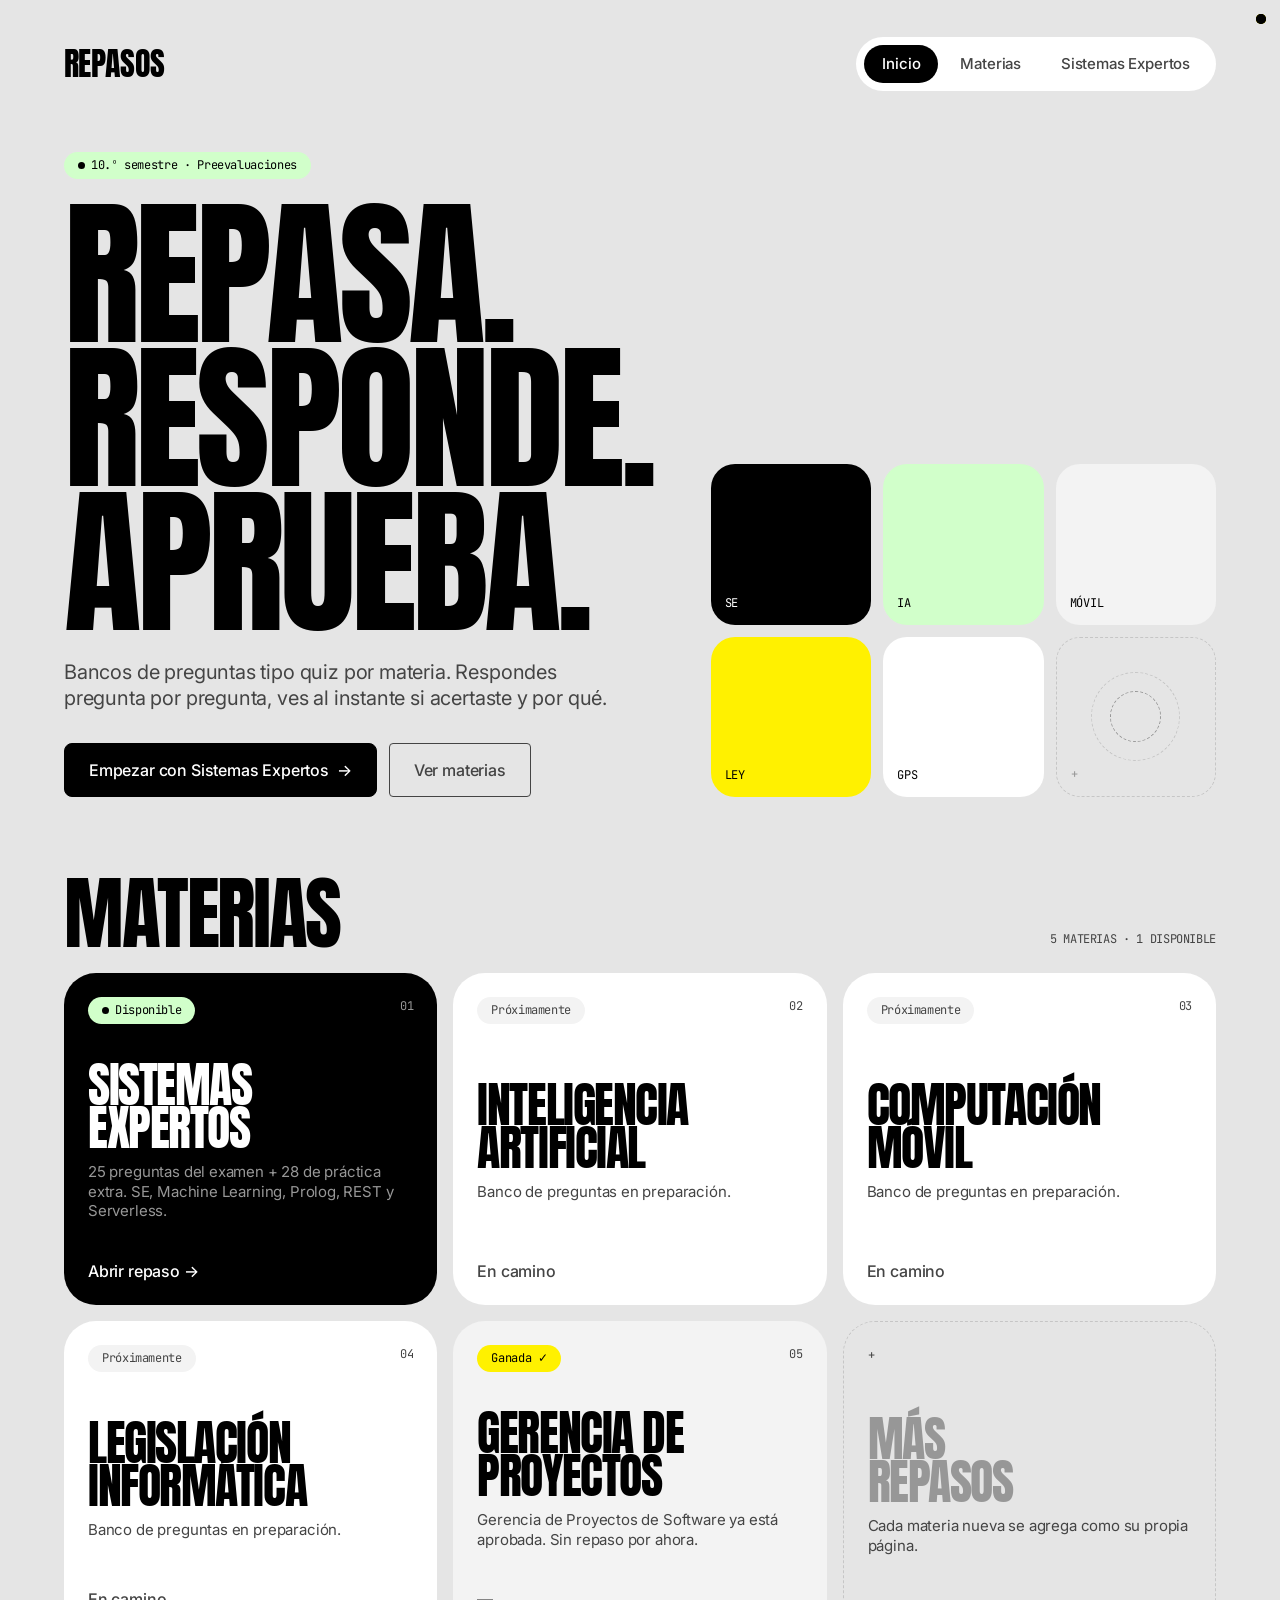
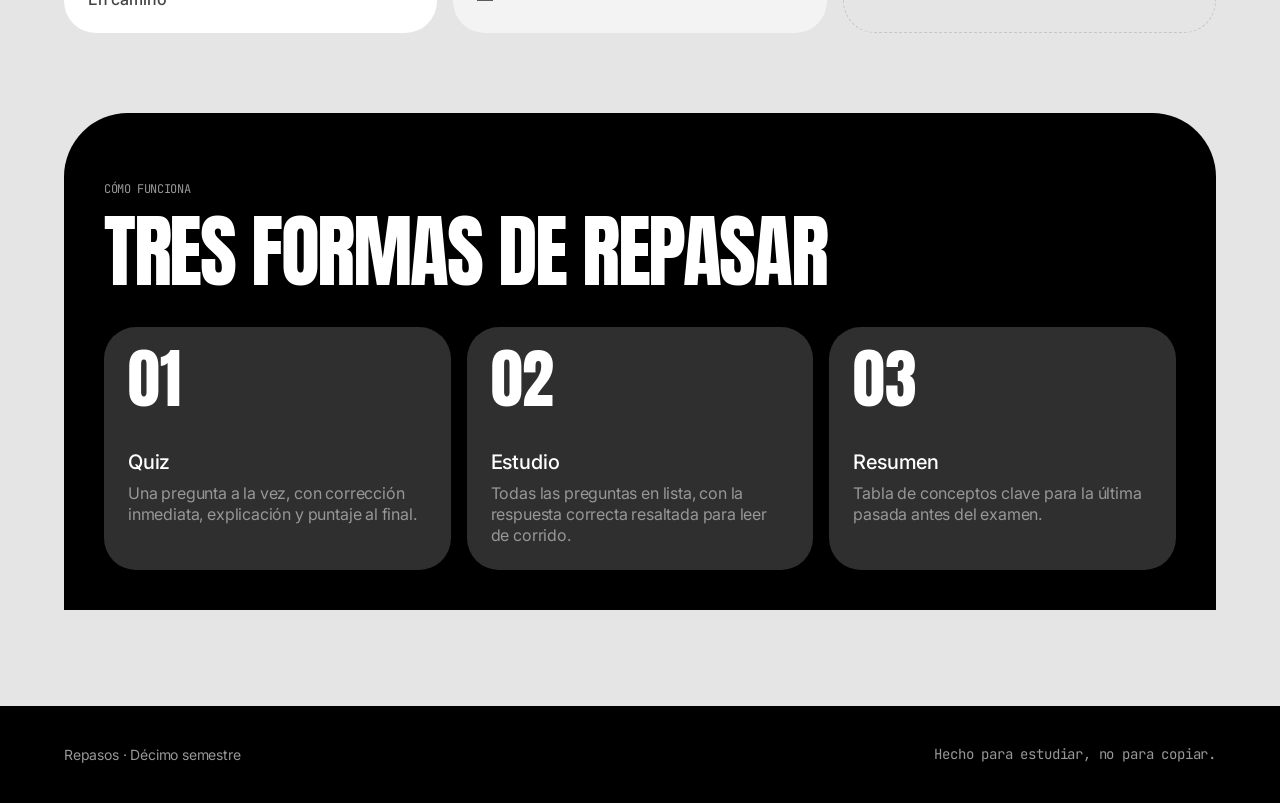
<file: index.html>
<!doctype html>
<html lang="es">
<head>
  <meta charset="utf-8">
  <meta name="viewport" content="width=device-width, initial-scale=1">
  <title>Repasos — 10.º semestre</title>
  <meta name="description" content="Repasos tipo quiz para las materias del décimo semestre: Sistemas Expertos, Inteligencia Artificial, Computación Móvil, Legislación Informática y Gerencia de Proyectos de Software.">
  <link rel="icon" href="data:image/svg+xml,<svg xmlns='http://www.w3.org/2000/svg' viewBox='0 0 64 64'><rect width='64' height='64' rx='16' fill='%23000'/><text x='50%25' y='56%25' dominant-baseline='middle' text-anchor='middle' font-family='Impact,sans-serif' font-size='40' fill='%23d1ffca'>R</text></svg>">
  <link rel="preconnect" href="https://fonts.googleapis.com">
  <link rel="preconnect" href="https://fonts.gstatic.com" crossorigin>
  <link href="https://fonts.googleapis.com/css2?family=Anton&family=Inter:wght@400;500;600&family=JetBrains+Mono:wght@400&display=swap" rel="stylesheet">
  <link rel="stylesheet" href="assets/styles.css">
  <link rel="stylesheet" href="assets/motion.css">
  <script>document.documentElement.classList.add("js")</script>
</head>
<body>
  <div class="site-in" aria-hidden="true"><span class="spinner"></span><span class="label">Repasos</span></div>
  <header class="wrap nav">
    <a class="brand" href="index.html">Repasos</a>
    <nav class="pill" aria-label="Principal">
      <a href="index.html" aria-current="page">Inicio</a>
      <a href="#materias">Materias</a>
      <a href="sistemas-expertos.html">Sistemas Expertos</a>
    </nav>
  </header>

  <main class="wrap">
    <div class="hero">
      <div>
        <span class="tag" data-rise style="--i:-3"><span class="live"></span>10.º semestre · Preevaluaciones</span>
        <h1 class="display" style="margin-top:24px" aria-label="Repasa. Responde. Aprueba."><span class="line" aria-hidden="true"><span style="--i:0">Repasa.</span></span><span class="line" aria-hidden="true"><span style="--i:1">Responde.</span></span><span class="line" aria-hidden="true"><span style="--i:2">Aprueba.</span></span></h1>
        <p class="lead" data-rise>Bancos de preguntas tipo quiz por materia. Respondes pregunta por pregunta, ves al instante si acertaste y por qué.</p>
        <div style="display:flex;gap:12px;flex-wrap:wrap;margin-top:32px;--i:1" data-rise>
          <a class="btn" href="sistemas-expertos.html">Empezar con Sistemas Expertos →</a>
          <a class="btn ghost" href="#materias">Ver materias</a>
        </div>
      </div>
      <div class="cubes" aria-hidden="true">
        <div class="cube b" data-resolve style="--i:0">SE</div>
        <div class="cube m" data-resolve style="--i:1"><span class="ping"></span>IA</div>
        <div class="cube s" data-resolve style="--i:2">Móvil</div>
        <div class="cube y" data-resolve style="--i:3"><span class="ping"></span>Ley</div>
        <div class="cube" data-resolve style="--i:4">GPS</div>
        <div class="cube e" data-resolve style="--i:5"><span class="ring"></span><span class="ring ccw"></span>+</div>
      </div>
    </div>

    <section id="materias">
      <div style="display:flex;justify-content:space-between;align-items:end;gap:16px;flex-wrap:wrap;margin-bottom:24px">
        <h2 class="display-md" data-reveal>Materias</h2>
        <span class="mono-label" data-reveal style="--i:1">5 materias · 1 disponible</span>
      </div>

      <div class="grid">
        <a class="card dark subject" href="sistemas-expertos.html" data-reveal style="--i:0">
          <div class="top">
            <span class="tag"><span class="live"></span>Disponible</span>
            <span class="mono-label" style="color:var(--smoke)">01</span>
          </div>
          <div>
            <h3>Sistemas<br>Expertos</h3>
            <p>25 preguntas del examen + 28 de práctica extra. SE, Machine Learning, Prolog, REST y Serverless.</p>
          </div>
          <span class="go">Abrir repaso →</span>
        </a>

        <div class="card subject off" data-reveal style="--i:1">
          <div class="top">
            <span class="tag ghost">Próximamente</span>
            <span class="mono-label">02</span>
          </div>
          <div>
            <h3>Inteligencia<br>Artificial</h3>
            <p>Banco de preguntas en preparación.</p>
          </div>
          <span class="go muted">En camino</span>
        </div>

        <div class="card subject off" data-reveal style="--i:2">
          <div class="top">
            <span class="tag ghost">Próximamente</span>
            <span class="mono-label">03</span>
          </div>
          <div>
            <h3>Computación<br>Móvil</h3>
            <p>Banco de preguntas en preparación.</p>
          </div>
          <span class="go muted">En camino</span>
        </div>

        <div class="card subject off" data-reveal style="--i:0">
          <div class="top">
            <span class="tag ghost">Próximamente</span>
            <span class="mono-label">04</span>
          </div>
          <div>
            <h3>Legislación<br>Informática</h3>
            <p>Banco de preguntas en preparación.</p>
          </div>
          <span class="go muted">En camino</span>
        </div>

        <div class="card mist subject" data-reveal style="--i:1">
          <div class="top">
            <span class="tag volt">Ganada ✓</span>
            <span class="mono-label">05</span>
          </div>
          <div>
            <h3>Gerencia de<br>Proyectos</h3>
            <p>Gerencia de Proyectos de Software ya está aprobada. Sin repaso por ahora.</p>
          </div>
          <span class="go muted">—</span>
        </div>

        <div class="card subject" data-reveal style="--i:2;background:transparent;border:1.5px dashed var(--ash)">
          <div class="top"><span class="mono-label">+</span></div>
          <div>
            <h3 style="color:var(--smoke)">Más<br>repasos</h3>
            <p>Cada materia nueva se agrega como su propia página.</p>
          </div>
          <span></span>
        </div>
      </div>
    </section>

    <section>
      <div class="card dark arc" data-panel style="padding:64px 40px 40px">
        <span class="mono-label" style="color:var(--smoke)">Cómo funciona</span>
        <h2 class="display-md" style="margin:16px 0 40px">Tres formas de repasar</h2>
        <div class="how">
          <div class="card" data-reveal style="--i:0;background:var(--graphite);color:var(--white)">
            <span class="num">01</span>
            <h4>Quiz</h4>
            <p style="color:var(--smoke)">Una pregunta a la vez, con corrección inmediata, explicación y puntaje al final.</p>
          </div>
          <div class="card" data-reveal style="--i:1;background:var(--graphite);color:var(--white)">
            <span class="num">02</span>
            <h4>Estudio</h4>
            <p style="color:var(--smoke)">Todas las preguntas en lista, con la respuesta correcta resaltada para leer de corrido.</p>
          </div>
          <div class="card" data-reveal style="--i:2;background:var(--graphite);color:var(--white)">
            <span class="num">03</span>
            <h4>Resumen</h4>
            <p style="color:var(--smoke)">Tabla de conceptos clave para la última pasada antes del examen.</p>
          </div>
        </div>
      </div>
    </section>
  </main>

  <footer class="foot">
    <div class="wrap">
      <span>Repasos · Décimo semestre</span>
      <span class="mono">Hecho para estudiar, no para copiar.</span>
    </div>
  </footer>
  <script src="assets/motion.js"></script>
</body>
</html>
</file>
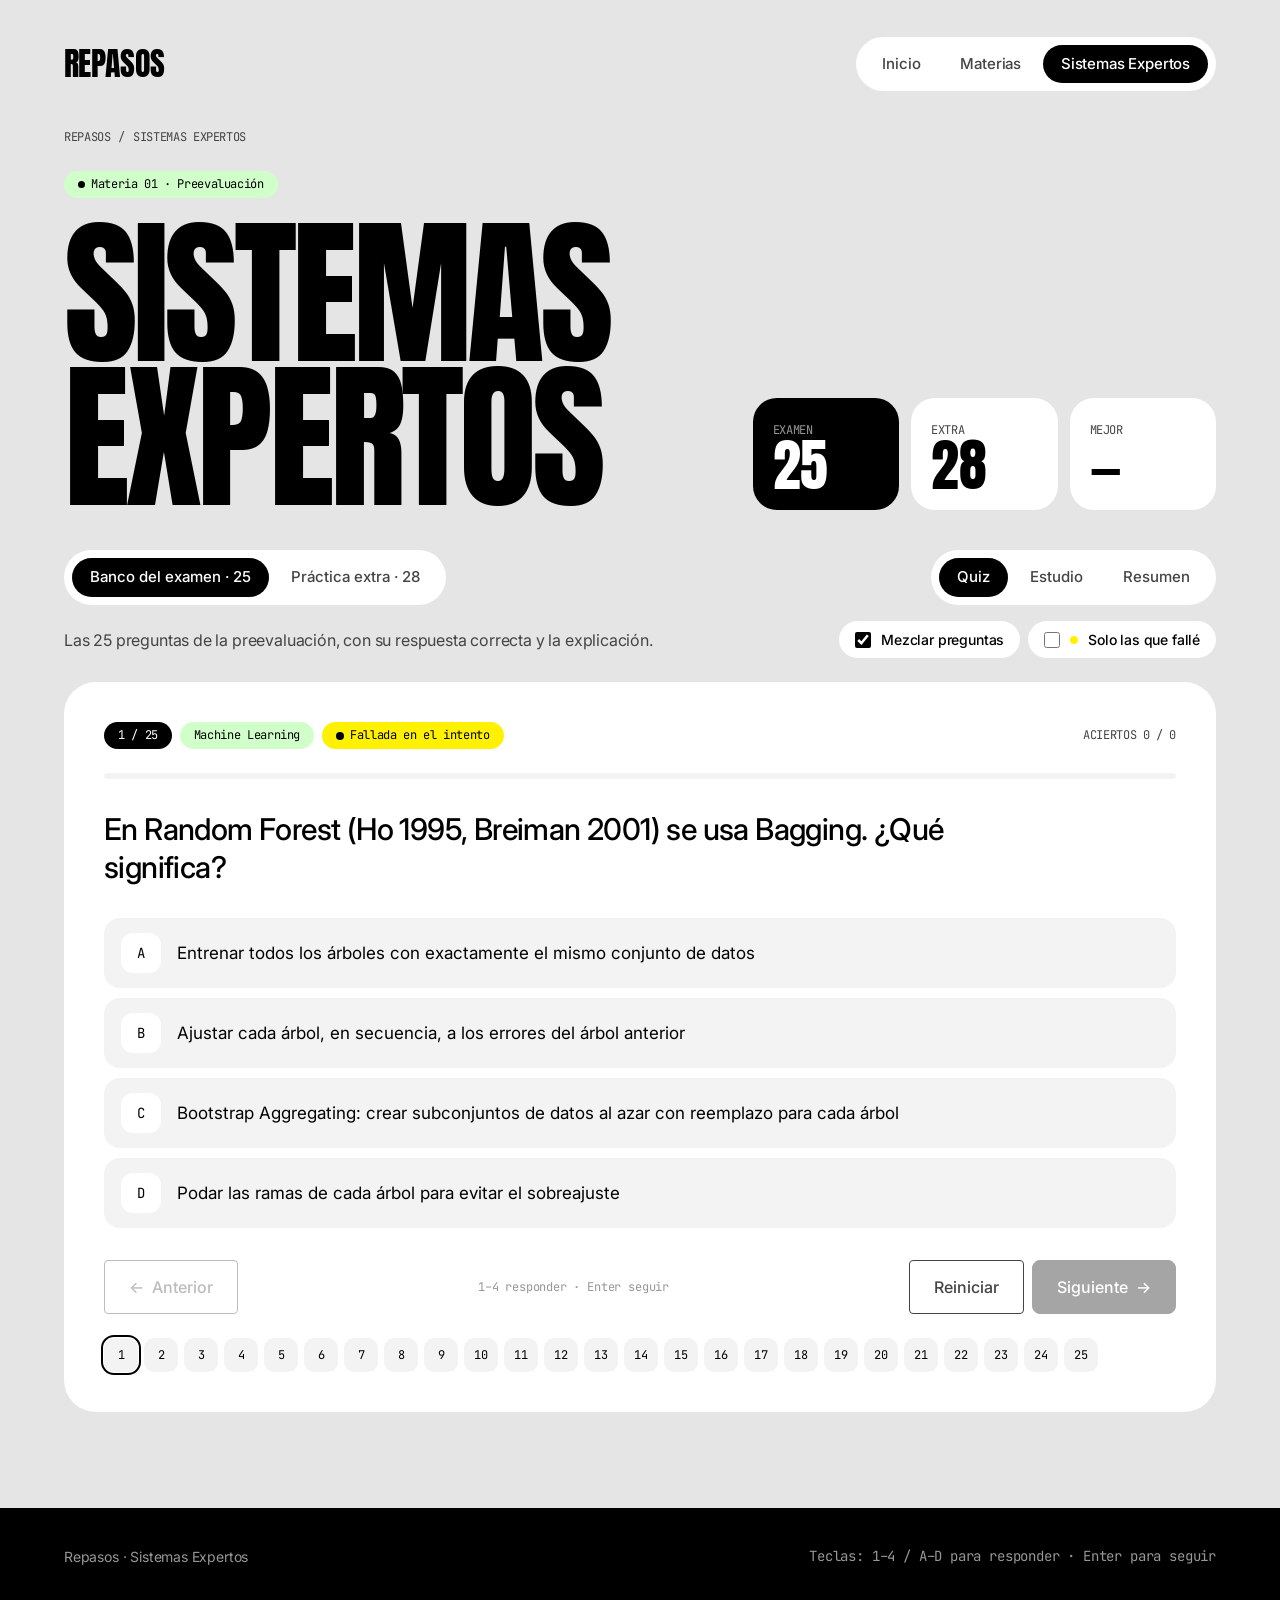
<file: sistemas-expertos.html>
<!doctype html>
<html lang="es">
<head>
  <meta charset="utf-8">
  <meta name="viewport" content="width=device-width, initial-scale=1">
  <title>Sistemas Expertos — Repasos</title>
  <meta name="description" content="Quiz de repaso de Sistemas Expertos: 25 preguntas de la preevaluación y práctica extra sobre ML, Prolog, REST y Serverless.">
  <link rel="icon" href="data:image/svg+xml,<svg xmlns='http://www.w3.org/2000/svg' viewBox='0 0 64 64'><rect width='64' height='64' rx='16' fill='%23000'/><text x='50%25' y='56%25' dominant-baseline='middle' text-anchor='middle' font-family='Impact,sans-serif' font-size='40' fill='%23d1ffca'>R</text></svg>">
  <link rel="preconnect" href="https://fonts.googleapis.com">
  <link rel="preconnect" href="https://fonts.gstatic.com" crossorigin>
  <link href="https://fonts.googleapis.com/css2?family=Anton&family=Inter:wght@400;500;600&family=JetBrains+Mono:wght@400&display=swap" rel="stylesheet">
  <link rel="stylesheet" href="assets/styles.css">
  <link rel="stylesheet" href="assets/motion.css">
  <script>document.documentElement.classList.add("js")</script>
</head>
<body>
  <div class="site-in" aria-hidden="true"><span class="spinner"></span><span class="label">Sistemas Expertos</span></div>
  <header class="wrap nav">
    <a class="brand" href="index.html">Repasos</a>
    <nav class="pill" aria-label="Principal">
      <a href="index.html">Inicio</a>
      <a href="index.html#materias">Materias</a>
      <a href="sistemas-expertos.html" aria-current="page">Sistemas Expertos</a>
    </nav>
  </header>

  <main class="wrap">
    <div class="crumbs mono-label" data-rise style="--i:-4">
      <a href="index.html">Repasos</a><span>/</span><span>Sistemas Expertos</span>
    </div>

    <div class="subhead">
      <div>
        <span class="tag" data-rise style="--i:-3"><span class="live"></span>Materia 01 · Preevaluación</span>
        <h1 class="display" style="margin-top:24px" aria-label="Sistemas Expertos"><span class="line" aria-hidden="true"><span style="--i:0">Sistemas</span></span><span class="line" aria-hidden="true"><span style="--i:1">Expertos</span></span></h1>
      </div>
      <div class="stats">
        <div class="stat dark" data-resolve style="--i:0"><span class="mono-label">Examen</span><b id="st-exam">25</b></div>
        <div class="stat" data-resolve style="--i:1"><span class="mono-label">Extra</span><b id="st-extra">0</b></div>
        <div class="stat" data-resolve style="--i:2"><span class="mono-label">Mejor</span><b id="st-best">—</b></div>
      </div>
    </div>

    <div class="toolbar" data-rise>
      <nav class="pill" role="tablist" aria-label="Banco de preguntas" id="banks"></nav>
      <nav class="pill" role="tablist" aria-label="Modo" id="modes">
        <button role="tab" data-mode="quiz">Quiz</button>
        <button role="tab" data-mode="study">Estudio</button>
        <button role="tab" data-mode="summary">Resumen</button>
      </nav>
    </div>

    <div class="toolbar" style="margin-top:16px;--i:1" id="opts-bar" data-rise>
      <p class="bank-desc" id="bank-desc" style="margin:0"></p>
      <div class="modes">
        <label class="switch"><input type="checkbox" id="opt-shuffle" checked> Mezclar preguntas</label>
        <label class="switch" id="flag-wrap"><input type="checkbox" id="opt-flagged"> <span class="dot"></span> Solo las que fallé</label>
      </div>
    </div>

    <div id="view" data-rise style="--i:2"></div>
  </main>

  <footer class="foot">
    <div class="wrap">
      <span>Repasos · Sistemas Expertos</span>
      <span class="mono">Teclas: 1–4 / A–D para responder · Enter para seguir</span>
    </div>
  </footer>

  <script src="assets/motion.js"></script>
  <script src="assets/data/sistemas-expertos.js"></script>
  <script src="assets/quiz.js"></script>
</body>
</html>
</file>
<file: assets/styles.css>
/* Repasos — sistema visual brutalista editorial (ver DESIGN.md) */
:root {
  --black: #000000;
  --white: #ffffff;
  --canvas: #e5e5e5;
  --mist: #f3f3f3;
  --ash: #c6c6c6;
  --smoke: #979797;
  --slate: #444444;
  --graphite: #2f2f2f;
  --mint: #d1ffca;
  --volt: #fff100;
  --wrong: #ffd6d6;

  --f-display: "Anton", "Bebas Neue", "Barlow Condensed", Impact, sans-serif;
  --f-body: "Inter", ui-sans-serif, system-ui, -apple-system, "Segoe UI", Roboto, sans-serif;
  --f-mono: "JetBrains Mono", ui-monospace, SFMono-Regular, Menlo, Consolas, monospace;

  --max: 1200px;
  --gutter: 24px;
}

* { box-sizing: border-box; }
html { -webkit-text-size-adjust: 100%; }
body {
  margin: 0;
  background: var(--canvas);
  color: var(--black);
  font-family: var(--f-body);
  font-size: 16px;
  line-height: 1.25;
  letter-spacing: -0.011em;
  -webkit-font-smoothing: antialiased;
}
a { color: inherit; }
button { font: inherit; color: inherit; }
code, .mono { font-family: var(--f-mono); }

.wrap { max-width: var(--max); margin: 0 auto; padding: 0 var(--gutter); }

/* ---------- Nav ---------- */
.nav {
  min-height: 8rem;
  display: flex; align-items: center; justify-content: space-between; gap: 16px;
}
.brand {
  font-family: var(--f-display); font-size: 32px; line-height: .9;
  text-transform: uppercase; text-decoration: none; letter-spacing: -0.02em;
}
.pill {
  background: var(--white); border-radius: 48px; padding: 8px;
  display: flex; gap: 4px; flex-wrap: wrap;
}
.pill a, .pill button {
  border: 0; background: none; cursor: pointer;
  font-size: 15px; font-weight: 500; color: var(--slate);
  padding: 10px 18px; border-radius: 48px; text-decoration: none;
}
.pill a:hover, .pill button:hover { background: var(--mist); color: var(--black); }
.pill [aria-current="page"], .pill [aria-selected="true"] { background: var(--black); color: var(--white); }

/* ---------- Type ---------- */
.mono-label {
  font-family: var(--f-mono); font-size: 12px; line-height: 1.6;
  letter-spacing: -0.03em; text-transform: uppercase; color: var(--slate);
}
.display {
  font-family: var(--f-display); font-weight: 400; text-transform: uppercase;
  line-height: .9; letter-spacing: -0.03em; margin: 0;
  font-size: clamp(64px, 13vw, 160px);
}
.display-md {
  font-family: var(--f-display); font-weight: 400; text-transform: uppercase;
  line-height: .9; letter-spacing: -0.03em; margin: 0;
  font-size: clamp(48px, 7vw, 80px);
}
.h2 {
  font-size: clamp(26px, 3.4vw, 40px); font-weight: 500; text-transform: uppercase;
  line-height: 1.1; letter-spacing: -0.02em; margin: 0;
}
.lead { font-size: 20px; line-height: 1.3; color: var(--slate); max-width: 560px; }
.muted { color: var(--slate); }

/* ---------- Tags / buttons ---------- */
.tag {
  display: inline-flex; align-items: center; gap: 6px;
  font-family: var(--f-mono); font-size: 12px; letter-spacing: -0.03em;
  background: var(--mint); color: var(--black);
  padding: 6px 14px; border-radius: 64px; white-space: nowrap;
}
.tag.ghost { background: var(--mist); color: var(--slate); }
.tag.dark { background: var(--black); color: var(--white); }
.tag.volt { background: var(--volt); }
.dot { width: 8px; height: 8px; border-radius: 50%; background: var(--volt); display: inline-block; flex: none; }

.btn {
  display: inline-flex; align-items: center; justify-content: center; gap: 8px;
  background: var(--black); color: var(--white);
  border: 1.5px solid var(--black); border-radius: 8px;
  padding: 16px 24px; font-size: 16px; font-weight: 500;
  text-decoration: none; cursor: pointer;
}
.btn:hover { background: var(--graphite); }
.btn.ghost { background: transparent; color: var(--slate); border-color: var(--slate); border-radius: 4px; }
.btn.ghost:hover { background: var(--white); color: var(--black); }
.btn.light { background: var(--white); color: var(--black); border-color: var(--white); }
.btn:disabled { opacity: .35; cursor: not-allowed; }
.btn:focus-visible, .opt:focus-visible, .pill a:focus-visible, .pill button:focus-visible, .switch:focus-within {
  outline: 3px solid var(--black); outline-offset: 2px;
}

/* ---------- Surfaces ---------- */
.card { background: var(--white); border-radius: 32px; padding: 24px; }
.card.dark { background: var(--black); color: var(--white); }
.card.mist { background: var(--mist); }
.arc { border-radius: 64px 64px 0 0; }

section { margin-top: 80px; }

/* ---------- Home ---------- */
.hero { display: grid; grid-template-columns: 1.2fr 1fr; gap: 40px; align-items: end; padding-top: 24px; }
.hero .lead { margin: 24px 0 0; }
.cubes { display: grid; grid-template-columns: repeat(3, 1fr); gap: 12px; }
.cube {
  aspect-ratio: 1; border-radius: 24px; background: var(--white);
  display: flex; align-items: flex-end; padding: 14px;
  font-family: var(--f-mono); font-size: 12px; text-transform: uppercase;
}
.cube.b { background: var(--black); color: var(--white); }
.cube.m { background: var(--mint); }
.cube.y { background: var(--volt); }
.cube.s { background: var(--mist); }
.cube.e { background: transparent; border: 1.5px dashed var(--ash); color: var(--smoke); }

.grid { display: grid; grid-template-columns: repeat(3, 1fr); gap: 16px; }
.subject {
  display: flex; flex-direction: column; justify-content: space-between; gap: 40px;
  min-height: 300px; text-decoration: none; transition: transform .15s ease;
}
a.subject:hover { transform: translateY(-4px); }
.subject .top { display: flex; justify-content: space-between; gap: 8px; align-items: flex-start; flex-wrap: wrap; }
.subject h3 {
  font-family: var(--f-display); font-weight: 400; text-transform: uppercase;
  font-size: 48px; line-height: .9; letter-spacing: -0.03em; margin: 0;
}
.subject p { margin: 12px 0 0; color: var(--slate); font-size: 15px; line-height: 1.3; }
.subject.dark p { color: var(--smoke); }
.subject .go { font-weight: 500; display: inline-flex; gap: 8px; align-items: center; }
.subject.off { opacity: .6; }

.how { display: grid; grid-template-columns: repeat(3, 1fr); gap: 16px; }
.how .card h4 { margin: 40px 0 8px; font-size: 20px; font-weight: 500; }
.how .card p { margin: 0; color: var(--slate); line-height: 1.3; }
.num { font-family: var(--f-display); font-size: 64px; line-height: .9; }

footer.foot { margin-top: 96px; background: var(--black); color: var(--smoke); }
footer.foot .wrap { display: flex; justify-content: space-between; gap: 16px; flex-wrap: wrap; padding-top: 40px; padding-bottom: 40px; font-size: 14px; }

/* ---------- Subject page ---------- */
.crumbs { display: flex; gap: 8px; align-items: center; flex-wrap: wrap; margin-bottom: 24px; }
.crumbs a { text-decoration: none; }
.crumbs a:hover { text-decoration: underline; }
.subhead { display: grid; grid-template-columns: 1.4fr 1fr; gap: 40px; align-items: end; }
.stats { display: grid; grid-template-columns: repeat(3, 1fr); gap: 12px; }
.stat { border-radius: 24px; padding: 20px; background: var(--white); }
.stat b { display: block; font-family: var(--f-display); font-weight: 400; font-size: 56px; line-height: .9; }
.stat.dark { background: var(--black); color: var(--white); }
.stat.dark .mono-label { color: var(--smoke); }

.toolbar { display: flex; justify-content: space-between; align-items: center; gap: 16px; flex-wrap: wrap; margin-top: 40px; }
.modes { display: flex; gap: 8px; flex-wrap: wrap; align-items: center; }
.switch {
  display: inline-flex; align-items: center; gap: 10px; cursor: pointer;
  background: var(--white); padding: 10px 16px; border-radius: 48px; font-size: 14px; font-weight: 500;
}
.switch input { accent-color: var(--black); width: 16px; height: 16px; margin: 0; }

.bank-desc { margin: 16px 0 0; color: var(--slate); }

/* Quiz */
.quiz { margin-top: 24px; }
.qcard { padding: 40px; }
.qmeta { display: flex; justify-content: space-between; align-items: center; gap: 12px; flex-wrap: wrap; }
.progress { height: 6px; background: var(--mist); border-radius: 6px; overflow: hidden; margin: 24px 0 32px; }
.progress span { display: block; height: 100%; background: var(--black); width: 0; transition: width .3s ease; }
.qtext { font-size: clamp(22px, 2.6vw, 30px); font-weight: 500; line-height: 1.25; letter-spacing: -0.02em; margin: 0 0 32px; max-width: 900px; }
.opts { display: grid; gap: 10px; }
.opt {
  display: grid; grid-template-columns: 40px 1fr auto; gap: 16px; align-items: center;
  text-align: left; width: 100%;
  background: var(--mist); border: 1.5px solid transparent; border-radius: 16px;
  padding: 14px 16px; cursor: pointer; font-size: 17px; line-height: 1.3;
  transition: background .12s ease, border-color .12s ease;
}
.opt:hover:not(:disabled) { border-color: var(--black); background: var(--white); }
.opt .k {
  width: 40px; height: 40px; border-radius: 12px; background: var(--white);
  display: grid; place-items: center; font-family: var(--f-mono); font-size: 14px;
}
.opt .mark { font-family: var(--f-mono); font-size: 12px; text-transform: uppercase; }
.opt:disabled { cursor: default; }
.opt.correct { background: var(--mint); border-color: var(--black); }
.opt.correct .k { background: var(--black); color: var(--mint); }
.opt.wrong { background: var(--black); color: var(--white); }
.opt.wrong .k { background: var(--graphite); color: var(--white); }
.opt.dim { opacity: .45; }
.opt code { font-size: 15px; word-break: break-word; }

.feedback { margin-top: 24px; border-radius: 24px; padding: 24px; display: none; }
.feedback.show { display: block; }
.feedback.ok { background: var(--mint); }
.feedback.bad { background: var(--black); color: var(--white); }
.feedback.bad .mono-label { color: var(--smoke); }
.feedback h4 { margin: 8px 0; font-size: 20px; font-weight: 500; }
.feedback p { margin: 0; line-height: 1.4; }
.feedback .ans { margin: 0 0 8px; font-weight: 500; }
.feedback.bad .ans b { background: var(--mint); color: var(--black); padding: 0 6px; border-radius: 4px; }

.qnav { display: flex; justify-content: space-between; align-items: center; gap: 12px; margin-top: 32px; flex-wrap: wrap; }
.qnav .right { display: flex; gap: 8px; flex-wrap: wrap; }
.kbd-hint { font-family: var(--f-mono); font-size: 12px; color: var(--smoke); }

.dots { display: flex; flex-wrap: wrap; gap: 6px; margin-top: 24px; }
.dots button {
  width: 34px; height: 34px; border-radius: 10px; border: 0; cursor: pointer;
  background: var(--mist); font-family: var(--f-mono); font-size: 12px;
}
.dots button.ok { background: var(--mint); }
.dots button.bad { background: var(--black); color: var(--white); }
.dots button.cur { outline: 2px solid var(--black); outline-offset: 1px; }

/* Results */
.results { padding: 48px 40px; }
.results .big { font-family: var(--f-display); font-size: clamp(96px, 18vw, 200px); line-height: .85; letter-spacing: -0.03em; }
.results .row { display: flex; gap: 12px; flex-wrap: wrap; margin-top: 32px; }
.review { margin-top: 16px; display: grid; gap: 10px; }
.review .item { background: var(--mist); border-radius: 20px; padding: 18px 20px; }
.review .item p { margin: 6px 0 0; line-height: 1.35; }
.review .item .mine { color: var(--slate); text-decoration: line-through; }

/* Study list */
.study { display: grid; gap: 12px; margin-top: 24px; }
.study details { background: var(--white); border-radius: 24px; padding: 20px 24px; }
.study summary {
  list-style: none; cursor: pointer; display: grid; grid-template-columns: 48px 1fr auto; gap: 16px; align-items: start;
  font-size: 17px; font-weight: 500; line-height: 1.3;
}
.study summary::-webkit-details-marker { display: none; }
.study summary .n { font-family: var(--f-mono); font-size: 12px; color: var(--smoke); padding-top: 4px; }
.study summary .plus { font-family: var(--f-mono); font-size: 18px; transition: transform .15s; }
.study details[open] .plus { transform: rotate(45deg); }
.study .body { margin: 16px 0 0 64px; }
.study .body ul { list-style: none; padding: 0; margin: 0 0 16px; display: grid; gap: 6px; }
.study .body li { padding: 8px 12px; border-radius: 10px; background: var(--mist); font-size: 15px; }
.study .body li.ok { background: var(--mint); font-weight: 500; }
.study .body p { margin: 0; color: var(--slate); line-height: 1.4; }

/* Summary table */
.summary { padding: 0; overflow: hidden; margin-top: 24px; }
.summary table { width: 100%; border-collapse: collapse; }
.summary th, .summary td { text-align: left; padding: 16px 24px; vertical-align: top; }
.summary th { background: var(--black); color: var(--white); font-family: var(--f-mono); font-size: 12px; font-weight: 400; text-transform: uppercase; }
.summary tr + tr td { border-top: 1px solid var(--mist); }
.summary td:first-child { font-weight: 500; width: 36%; }
.summary td:last-child { color: var(--slate); }

.empty { text-align: center; padding: 64px 24px; }

/* ---------- Responsive ---------- */
@media (max-width: 960px) {
  .hero, .subhead { grid-template-columns: 1fr; }
  .grid, .how { grid-template-columns: 1fr 1fr; }
}
@media (max-width: 640px) {
  :root { --gutter: 16px; }
  .nav { min-height: 5.5rem; }
  .grid, .how { grid-template-columns: 1fr; }
  .subject { min-height: 220px; }
  .qcard, .results { padding: 24px 20px; }
  .opt { grid-template-columns: 32px 1fr; font-size: 16px; padding: 12px; gap: 12px; }
  .opt .k { width: 32px; height: 32px; border-radius: 10px; }
  .opt .mark { grid-column: 2; }
  .stat b { font-size: 40px; }
  .study .body { margin-left: 0; }
  .study summary { grid-template-columns: 32px 1fr auto; }
  .summary th, .summary td { padding: 12px 14px; font-size: 14px; }
  .pill a, .pill button { padding: 8px 12px; font-size: 14px; }
  .kbd-hint { display: none; }
}
@media (prefers-reduced-motion: reduce) { * { transition: none !important; } }

/* Ajustes anti-desbordamiento en pantallas pequeñas */
body { overflow-x: hidden; }
.hero > *, .subhead > *, .grid > *, .toolbar > *, .qcard, .opt > span { min-width: 0; }
@media (max-width: 640px) {
  .nav { flex-wrap: wrap; padding-top: 16px; padding-bottom: 8px; }
  .nav .pill { width: 100%; justify-content: space-between; }
  .nav .pill a { flex: 1; text-align: center; padding: 8px 6px; }
  .toolbar .pill { width: 100%; }
  .toolbar .pill button { flex: 1; }
  .stats { gap: 8px; }
  .stat { padding: 14px; border-radius: 20px; }
  .qnav { display: grid; grid-template-columns: 1fr 1fr; }
  .qnav .right { display: contents; }
  .qnav [data-act="next"] { grid-column: 1 / -1; grid-row: 1; }
  .switch { font-size: 13px; padding: 8px 12px; }
}
</file>
<file: assets/motion.css>
/* =========================================================
   Motion — capa de animación del sistema Repasos
   Tokens: ease expo-out, 0.15s micro, 0.28s UI, 0.55–0.6s entradas,
   stagger 80ms, rise 10px, mask 105%, resolve scale(.985).
   Todo depende de <html class="js">: sin JS la página queda estática.
   ========================================================= */
:root {
  --ease: cubic-bezier(.22, 1, .36, 1);
  --ease-sine: cubic-bezier(.445, .05, .55, .95);
  --ease-quart: cubic-bezier(.165, .84, .44, 1);
  --t-micro: .15s;
  --t-ui: .28s;
  --t-in: .55s;
  --stagger: 80ms;
  --intro: .45s; /* tiempo que tarda la cortina en abrirse */
}

/* ---------- Keyframes ---------- */
@keyframes mh-maskUp   { from { transform: translateY(105%); } to { transform: translateY(0); } }
@keyframes mh-rise     { from { opacity: 0; transform: translateY(10px); } to { opacity: 1; transform: none; } }
@keyframes mh-resolve  { from { opacity: 0; transform: scale(.985); } to { opacity: 1; transform: none; } }
@keyframes mh-hold     { 0%, 100% { box-shadow: 0 0 0 0 rgba(255, 241, 0, 0); } 50% { box-shadow: 0 0 0 8px rgba(255, 241, 0, .45); } }
@keyframes site-out    { from { transform: translateY(0); border-radius: 0; } to { transform: translateY(-100%); border-radius: 0 0 64px 64px; } }
@keyframes site-cover  { from { transform: translateY(100%); border-radius: 64px 64px 0 0; } to { transform: translateY(0); border-radius: 0; } }
@keyframes spin        { to { transform: rotate(360deg); } }
@keyframes spin-ccw    { to { transform: rotate(-360deg); } }
@keyframes pulse       { from { transform: scale(1); opacity: .9; } to { transform: scale(1.9); opacity: 0; } }
@keyframes blink       { 0%, 100% { opacity: 1; } 50% { opacity: .15; } }
@keyframes slideright  { from { transform: translateX(-100%); } to { transform: translateX(200%); } }
@keyframes shake       { 0%, 100% { transform: translateX(0); } 20% { transform: translateX(-6px); } 40% { transform: translateX(5px); } 60% { transform: translateX(-3px); } 80% { transform: translateX(2px); } }
@keyframes float       { 0%, 100% { transform: translateY(0); } 50% { transform: translateY(-6px); } }
@keyframes dashoffset  { to { stroke-dashoffset: 0; } }

/* ---------- Cortina de entrada / salida ---------- */
.site-in { display: none; }
.js .site-in {
  display: grid; place-items: center;
  position: fixed; inset: 0; z-index: 100;
  background: var(--black);
  animation: site-out .7s var(--ease) .2s both;
  pointer-events: none;
}
.js .site-in.cover { animation: site-cover .45s var(--ease) both; pointer-events: all; }
.site-in .spinner {
  width: 40px; height: 40px; border-radius: 50%;
  border: 3px solid rgba(255, 255, 255, .12);
  border-top-color: var(--volt);
  animation: spin .7s linear infinite;
}
.site-in .spinner + .label {
  position: absolute; bottom: 40px; left: 0; right: 0; text-align: center;
  font-family: var(--f-mono); font-size: 12px; color: var(--smoke); text-transform: uppercase;
}

/* ---------- Titular por líneas con máscara ---------- */
.line { display: block; overflow: hidden; padding-bottom: .04em; margin-bottom: -.04em; }
.line > span { display: block; }
.js .line > span { animation: mh-maskUp var(--t-in) var(--ease) backwards; animation-delay: calc(var(--intro) + .15s + var(--i, 0) * var(--stagger)); }

/* ---------- Bloques de entrada del hero ---------- */
.js [data-rise]    { animation: mh-rise var(--t-in) var(--ease) backwards;    animation-delay: calc(var(--intro) + .35s + var(--i, 0) * var(--stagger)); }
.js [data-resolve] { animation: mh-resolve .6s var(--ease) backwards; transform-origin: left center; animation-delay: calc(var(--intro) + .5s + var(--i, 0) * var(--stagger)); }

/* ---------- Revelado al hacer scroll ---------- */
.js [data-reveal] { opacity: 0; transform: translateY(24px); transition: opacity .6s var(--ease), transform .6s var(--ease); transition-delay: calc(var(--i, 0) * var(--stagger)); }
.js [data-reveal].in { opacity: 1; transform: none; }

/* Paneles que suben y tapan el bloque anterior */
.js [data-panel] { transform: translateY(120px) scale(.97); transform-origin: 50% 0; transition: transform 1s var(--ease), border-radius 1s var(--ease); }
.js [data-panel].in { transform: none; }

/* ---------- Botones: hover-loop (el texto rueda en diagonal) ---------- */
.btn { transition: background-color var(--t-micro) var(--ease), color var(--t-micro) var(--ease), border-color var(--t-micro) var(--ease), transform var(--t-micro) var(--ease); }
.btn:not(:disabled):active { transform: scale(.98); }
.hl { position: relative; display: inline-block; overflow: hidden; vertical-align: top; }
.hl-a, .hl-b { display: block; transition: transform .45s var(--ease); }
.hl-b { position: absolute; inset: 0; transform: translate(-100%, 100%); }
.btn:not(:disabled):hover .hl-a, .btn:not(:disabled):focus-visible .hl-a { transform: translate(100%, -100%); }
.btn:not(:disabled):hover .hl-b, .btn:not(:disabled):focus-visible .hl-b { transform: translate(0, 0); }
.arr { display: inline-block; transition: transform var(--t-micro) var(--ease); }
.btn:not(:disabled):hover .arr.r { transform: translateX(4px); }
.btn:not(:disabled):hover .arr.l { transform: translateX(-4px); }

/* Botón "Siguiente" esperando: halo amarillo que respira */
.btn.wait { animation: mh-hold 1.6s var(--ease-sine) infinite; }

/* ---------- Nav ---------- */
.pill a, .pill button { position: relative; transition: background-color var(--t-ui) var(--ease), color .2s var(--ease-sine); }
.pill a::after, .pill button::after {
  content: ""; position: absolute; left: 50%; bottom: 5px; width: 3px; height: 3px; margin-left: -1.5px;
  border-radius: 50%; background: currentColor; opacity: 0; transition: opacity .2s var(--ease-sine);
}
.pill a:hover::after, .pill button:hover::after { opacity: 1; }
.pill [aria-current="page"]::after, .pill [aria-selected="true"]::after { opacity: 0; }

/* ---------- Tarjetas y piezas del inicio ---------- */
.subject { transition: transform var(--t-ui) var(--ease), background-color var(--t-ui) var(--ease); }
.subject .go { transition: gap var(--t-ui) var(--ease); }
a.subject:hover .go { gap: 14px; }
.cube { transition: transform var(--t-ui) var(--ease), border-radius var(--t-ui) var(--ease); }
.cube:hover { transform: translateY(-6px) rotate(-2deg); border-radius: 32px; }
.cube.e { position: relative; }
.cube .ring { position: absolute; inset: 22%; border-radius: 50%; border: 1.5px dashed var(--ash); animation: spin 14s linear infinite; }
.cube .ring.ccw { inset: 34%; animation: spin-ccw 9s linear infinite; border-color: var(--smoke); }
.cube .ping { position: absolute; top: 14px; right: 14px; width: 10px; height: 10px; border-radius: 50%; background: var(--volt); }
.cube.y .ping { background: var(--black); }
.cube .ping::after { content: ""; position: absolute; inset: 0; border-radius: 50%; background: inherit; animation: pulse 1.6s var(--ease) infinite; }

/* Indicador "LIVE" */
.live { width: 7px; height: 7px; border-radius: 50%; background: currentColor; display: inline-block; animation: blink 1.4s var(--ease-sine) infinite; }

/* ---------- Quiz ---------- */
#view.view-in > * { animation: mh-rise .45s var(--ease) backwards; }
.qcard.enter .qmeta   { animation: mh-rise .45s var(--ease) backwards; }
.qcard.enter .qtext   { animation: mh-rise var(--t-in) var(--ease) .06s backwards; }
.qcard.enter .opt     { animation: mh-rise .5s var(--ease) backwards; animation-delay: calc(.14s + var(--i, 0) * 60ms); }
.qcard.enter .qnav, .qcard.enter .dots { animation: mh-rise .5s var(--ease) .4s backwards; }

.opt { transition: background-color var(--t-ui) var(--ease), border-color var(--t-ui) var(--ease), color var(--t-ui) var(--ease), opacity var(--t-ui) var(--ease), transform var(--t-micro) var(--ease); }
.opt:not(:disabled):hover { transform: translateX(4px); }
.opt:not(:disabled):active { transform: scale(.99); }
.opt .k { position: relative; transition: background-color var(--t-ui) var(--ease), color var(--t-ui) var(--ease); }
.qcard.just .opt.wrong { animation: shake .4s var(--ease); }
.qcard.just .opt.correct .k::after { content: ""; position: absolute; inset: 0; border-radius: inherit; background: var(--black); animation: pulse .7s var(--ease) 2; }
.qcard.just .feedback.show { animation: mh-rise var(--t-ui) var(--ease) backwards; }
.qcard.just .opt .mark { animation: mh-rise var(--t-ui) var(--ease) backwards; }

.progress span { position: relative; overflow: hidden; transition: width .6s var(--ease); }
.progress span::after { content: ""; position: absolute; inset: 0; width: 50%; background: linear-gradient(90deg, transparent, rgba(255, 241, 0, .9), transparent); animation: slideright 1.8s var(--ease-sine) infinite; }

.dots button { transition: background-color var(--t-ui) var(--ease), color var(--t-ui) var(--ease), transform var(--t-micro) var(--ease); }
.dots button:hover { transform: translateY(-2px); }
.qcard.just .dots button.cur { animation: mh-resolve var(--t-ui) var(--ease); }

/* Resultados */
.results .big { overflow: hidden; }
.results .big > span { display: inline-block; animation: mh-maskUp .7s var(--ease) backwards; }
.results .h2, .results p, .results .row { animation: mh-rise var(--t-in) var(--ease) backwards; animation-delay: .25s; }
.review .item { animation: mh-rise .5s var(--ease) backwards; animation-delay: calc(.3s + var(--i, 0) * 60ms); }

/* Estudio */
.study details { transition: background-color var(--t-ui) var(--ease); }
.study details:hover { background: #fafafa; }
.study details[open] .body { animation: mh-rise var(--t-ui) var(--ease) backwards; }
.study .plus { transition: transform var(--t-ui) var(--ease); }
.study details.in { transition-delay: 0s; }

/* Resumen */
.summary tbody tr { animation: mh-rise .45s var(--ease) backwards; animation-delay: calc(var(--i, 0) * 40ms); }
.summary tbody tr td { transition: background-color var(--t-micro) var(--ease); }
.summary tbody tr:hover td { background: var(--mist); }

/* Stats / switches */
.stat { transition: transform var(--t-ui) var(--ease); }
.stat:hover { transform: translateY(-3px); }
.switch { transition: background-color var(--t-ui) var(--ease); }
.switch:hover { background: var(--mist); }

/* ---------- Movimiento reducido ---------- */
@media (prefers-reduced-motion: reduce) {
  html { scroll-behavior: auto !important; }
  *, *::before, *::after { animation: none !important; transition: none !important; }
  .js .site-in { display: none !important; }
  .js [data-reveal], .js [data-panel], .js [data-rise], .js [data-resolve], .js .line > span { opacity: 1 !important; transform: none !important; }
}
</file>
